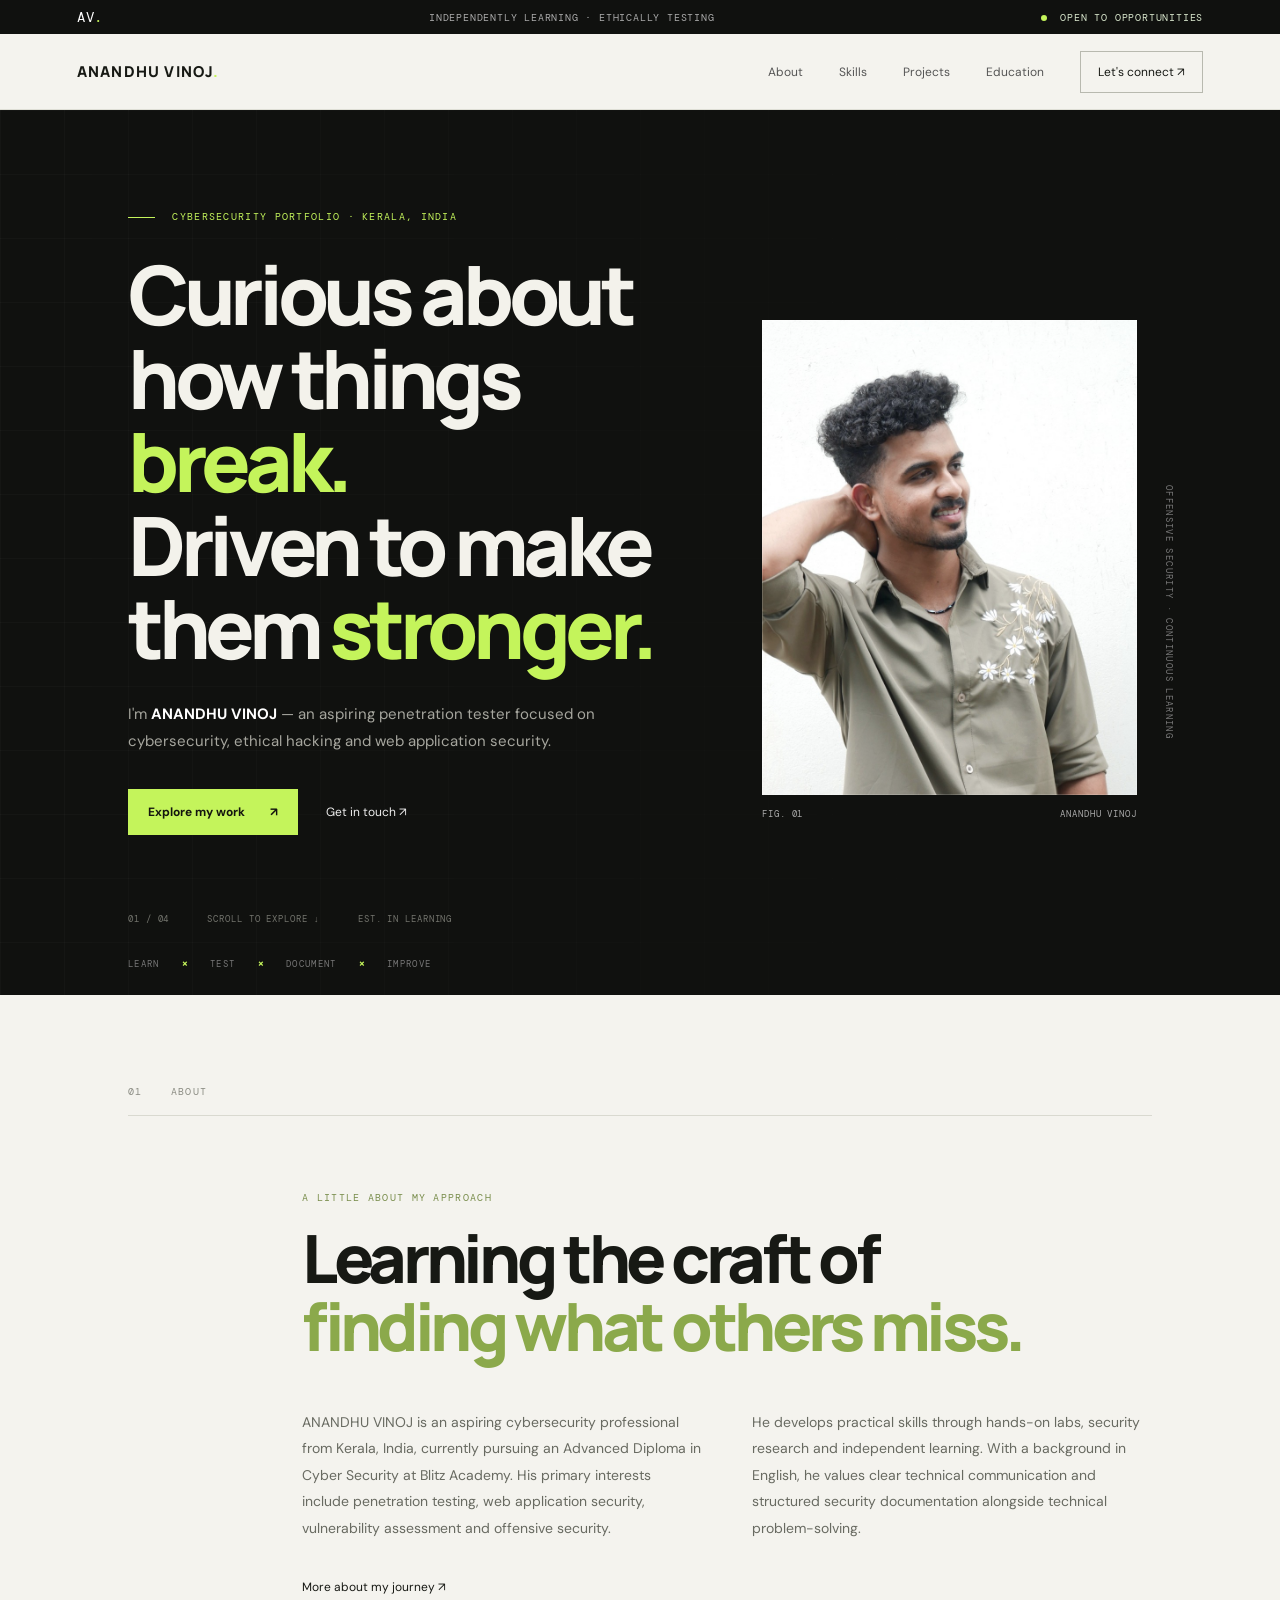
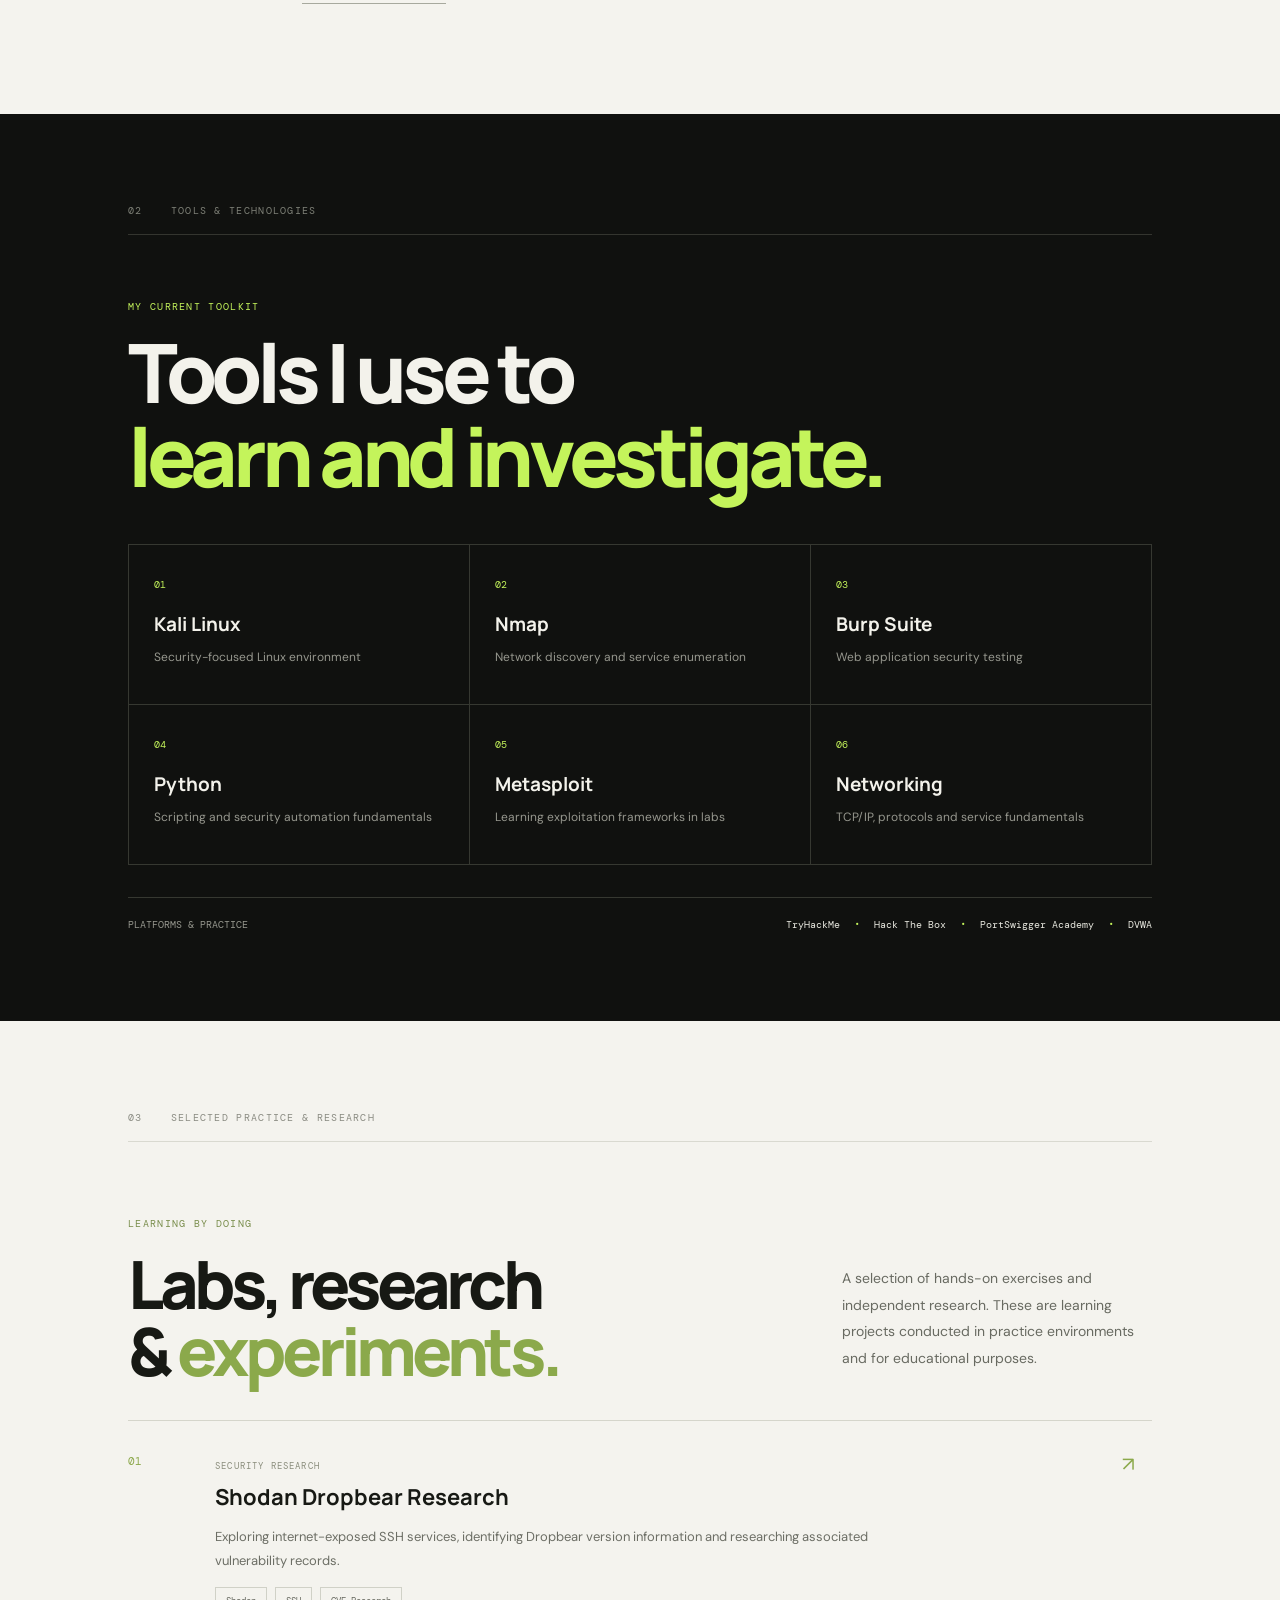
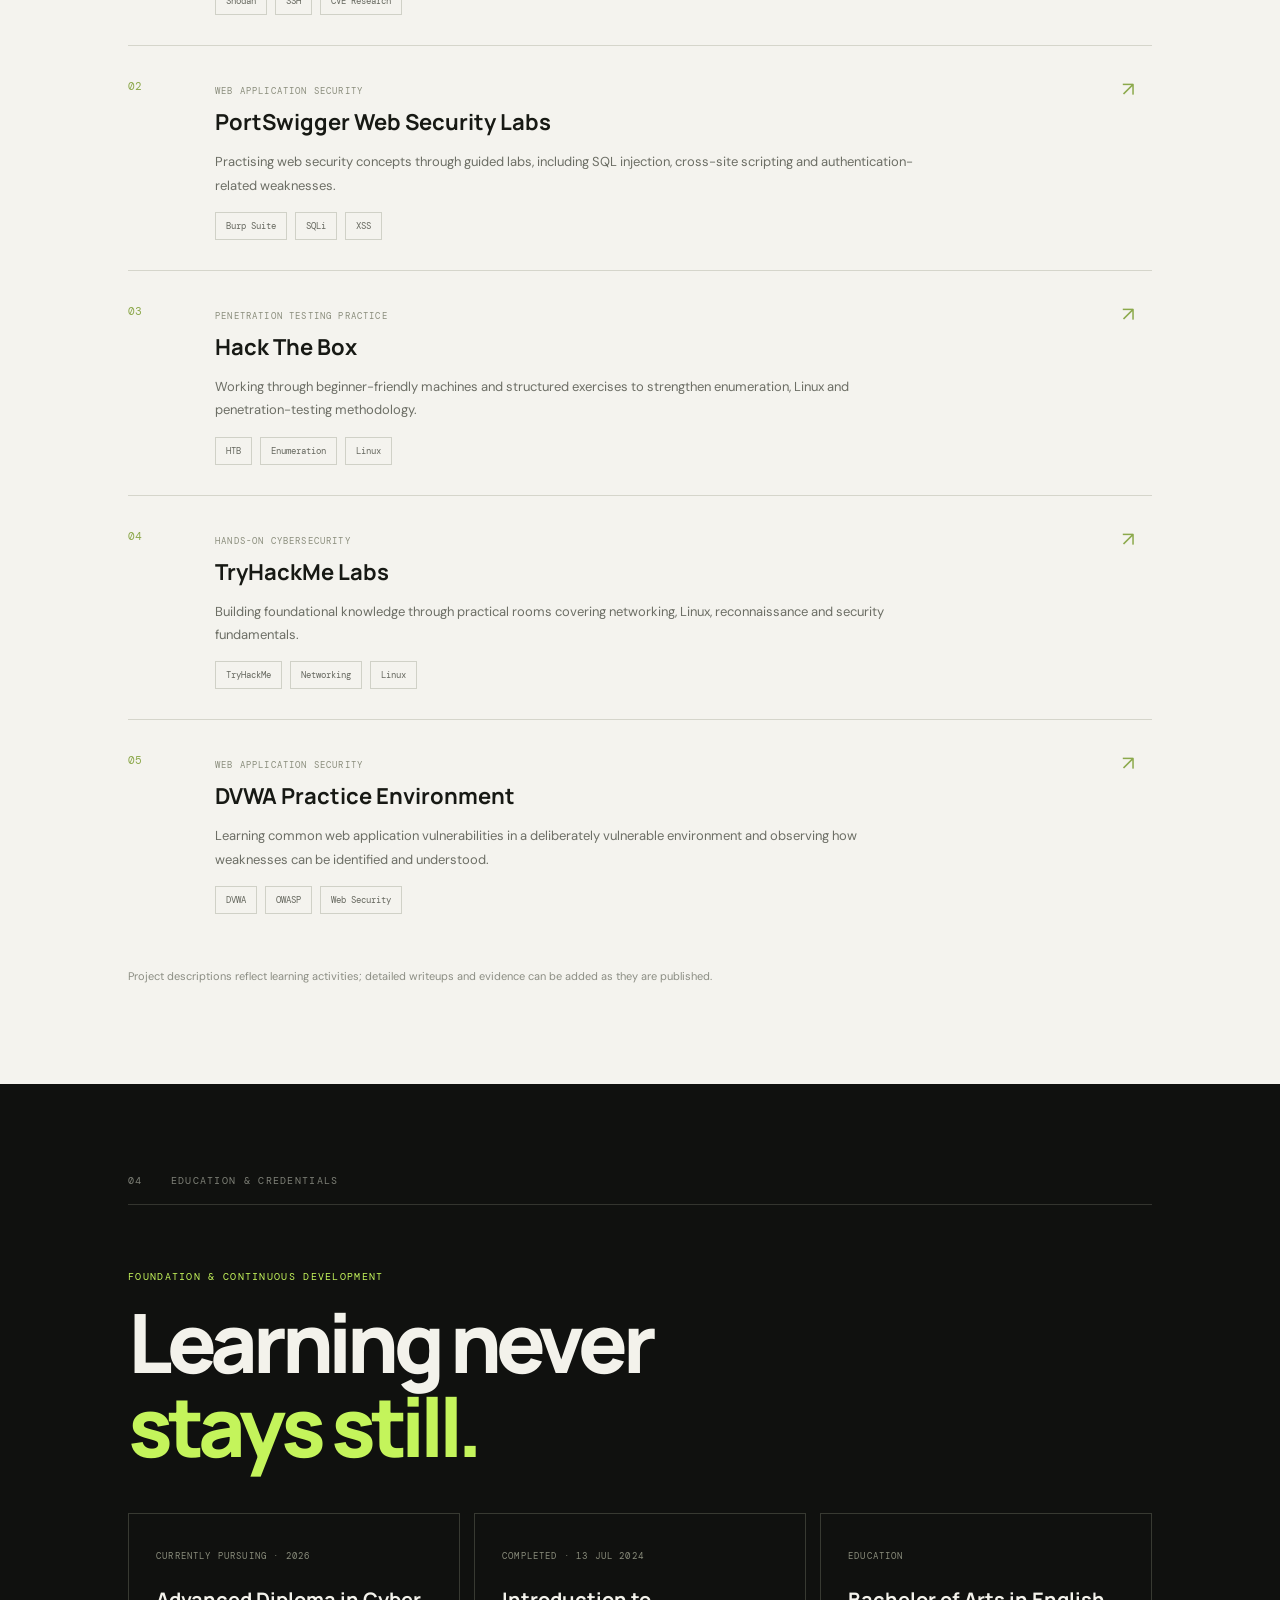
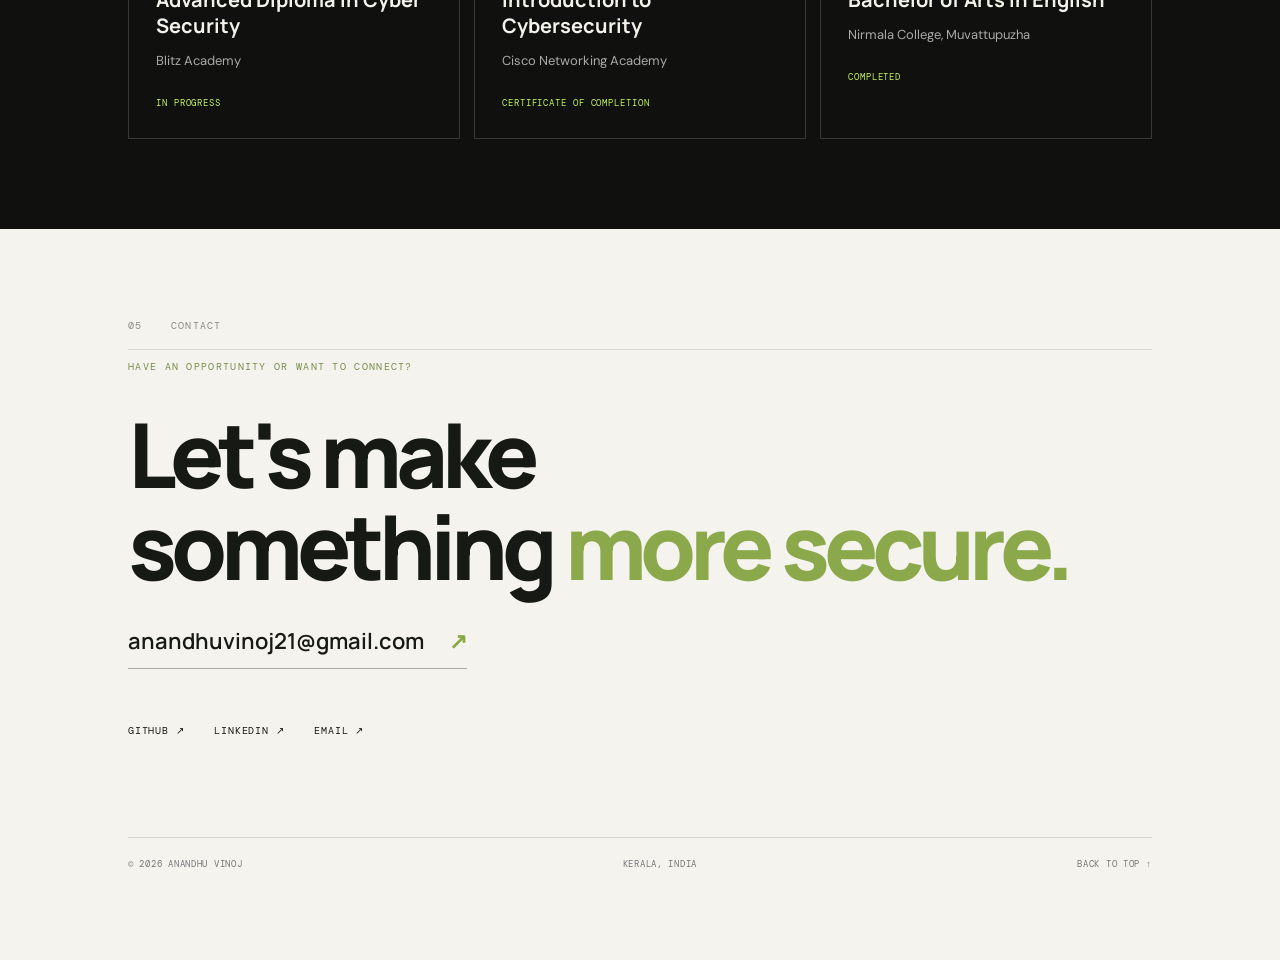
<file: anandhu-portfolio/index.html>
<!DOCTYPE html>
<html lang="en">
<head>
  <meta charset="UTF-8">
  <meta name="viewport" content="width=device-width, initial-scale=1.0">
  <meta name="description" content="ANANDHU VINOJ — aspiring penetration tester focused on cybersecurity and web application security.">
  <meta name="theme-color" content="#10110f">
  <title>ANANDHU VINOJ — Cybersecurity Portfolio</title>
  <link rel="preconnect" href="https://fonts.googleapis.com">
  <link rel="preconnect" href="https://fonts.gstatic.com" crossorigin>
  <link href="https://fonts.googleapis.com/css2?family=DM+Mono:wght@400;500&family=DM+Sans:wght@400;500;600;700&family=Manrope:wght@400;500;600;700;800&display=swap" rel="stylesheet">
  <link rel="stylesheet" href="style.css">
</head>
<body>
  <div class="topline"><span>AV<span class="dot">.</span></span><span class="topline-note">INDEPENDENTLY LEARNING · ETHICALLY TESTING</span><span class="availability"><i></i> OPEN TO OPPORTUNITIES</span></div>
  <header class="nav-wrap">
    <a class="brand" href="#home">ANANDHU VINOJ<span class="dot">.</span></a>
    <button class="menu-toggle" aria-label="Toggle navigation" aria-expanded="false">☰</button>
    <nav id="nav">
      <a href="#about">About</a><a href="#skills">Skills</a><a href="#work">Projects</a><a href="#education">Education</a><a href="#contact" class="nav-contact">Let's connect ↗</a>
    </nav>
  </header>

  <main>
    <section class="hero dark" id="home">
      <div class="hero-grid"></div>
      <div class="hero-copy">
        <p class="eyebrow"><span class="eyebrow-line"></span> CYBERSECURITY PORTFOLIO · KERALA, INDIA</p>
        <h1>Curious about<br>how things <em>break.</em><br>Driven to make<br>them <em>stronger.</em></h1>
        <p class="hero-sub">I'm <strong>ANANDHU VINOJ</strong> — an aspiring penetration tester focused on cybersecurity, ethical hacking and web application security.</p>
        <div class="hero-actions"><a class="button lime" href="#work">Explore my work <span>↗</span></a><a class="text-link" href="#contact">Get in touch <span>↗</span></a></div>
        <div class="hero-meta"><span>01 / 04</span><span>SCROLL TO EXPLORE ↓</span><span>EST. IN LEARNING</span></div>
      </div>
      <div class="hero-visual">
        <div class="portrait-frame"><img src="assets/anandhu-portrait.jpg" alt="Portrait of Anandhu Vinoj"></div>
        <div class="portrait-index">FIG. 01 <span>ANANDHU VINOJ</span></div>
        <div class="vertical-note">OFFENSIVE SECURITY · CONTINUOUS LEARNING</div>
      </div>
      <div class="hero-bottomline"><span>LEARN</span><b>×</b><span>TEST</span><b>×</b><span>DOCUMENT</span><b>×</b><span>IMPROVE</span></div>
    </section>

    <section class="intro light" id="about">
      <div class="section-kicker"><span>01</span><span>ABOUT</span></div>
      <div class="intro-content">
        <p class="eyebrow dark-eyebrow">A LITTLE ABOUT MY APPROACH</p>
        <h2>Learning the craft of<br><span>finding what others miss.</span></h2>
        <div class="intro-columns">
          <p>ANANDHU VINOJ is an aspiring cybersecurity professional from Kerala, India, currently pursuing an Advanced Diploma in Cyber Security at Blitz Academy. His primary interests include penetration testing, web application security, vulnerability assessment and offensive security.</p>
          <p>He develops practical skills through hands-on labs, security research and independent learning. With a background in English, he values clear technical communication and structured security documentation alongside technical problem-solving.</p>
        </div>
        <a class="under-link" href="#contact">More about my journey <span>↗</span></a>
      </div>
    </section>

    <section class="skills dark" id="skills">
      <div class="section-kicker"><span>02</span><span>TOOLS & TECHNOLOGIES</span></div>
      <div class="section-heading"><p class="eyebrow">MY CURRENT TOOLKIT</p><h2>Tools I use to<br><em>learn and investigate.</em></h2></div>
      <div class="tool-grid">
        <div class="tool"><span class="tool-no">01</span><h3>Kali Linux</h3><p>Security-focused Linux environment</p></div>
        <div class="tool"><span class="tool-no">02</span><h3>Nmap</h3><p>Network discovery and service enumeration</p></div>
        <div class="tool"><span class="tool-no">03</span><h3>Burp Suite</h3><p>Web application security testing</p></div>
        <div class="tool"><span class="tool-no">04</span><h3>Python</h3><p>Scripting and security automation fundamentals</p></div>
        <div class="tool"><span class="tool-no">05</span><h3>Metasploit</h3><p>Learning exploitation frameworks in labs</p></div>
        <div class="tool"><span class="tool-no">06</span><h3>Networking</h3><p>TCP/IP, protocols and service fundamentals</p></div>
      </div>
      <div class="platform-row"><span>PLATFORMS & PRACTICE</span><p>TryHackMe <b>·</b> Hack The Box <b>·</b> PortSwigger Academy <b>·</b> DVWA</p></div>
    </section>

    <section class="work light" id="work">
      <div class="section-kicker"><span>03</span><span>SELECTED PRACTICE & RESEARCH</span></div>
      <div class="work-heading"><div><p class="eyebrow dark-eyebrow">LEARNING BY DOING</p><h2>Labs, research<br>& <span>experiments.</span></h2></div><p class="work-intro">A selection of hands-on exercises and independent research. These are learning projects conducted in practice environments and for educational purposes.</p></div>
      <div class="project-list">
        <article class="project"><div class="project-number">01</div><div class="project-main"><p class="project-type">SECURITY RESEARCH</p><h3>Shodan Dropbear Research</h3><p>Exploring internet-exposed SSH services, identifying Dropbear version information and researching associated vulnerability records.</p><div class="tags"><span>Shodan</span><span>SSH</span><span>CVE Research</span></div></div><span class="project-arrow">↗</span></article>
        <article class="project"><div class="project-number">02</div><div class="project-main"><p class="project-type">WEB APPLICATION SECURITY</p><h3>PortSwigger Web Security Labs</h3><p>Practising web security concepts through guided labs, including SQL injection, cross-site scripting and authentication-related weaknesses.</p><div class="tags"><span>Burp Suite</span><span>SQLi</span><span>XSS</span></div></div><span class="project-arrow">↗</span></article>
        <article class="project"><div class="project-number">03</div><div class="project-main"><p class="project-type">PENETRATION TESTING PRACTICE</p><h3>Hack The Box</h3><p>Working through beginner-friendly machines and structured exercises to strengthen enumeration, Linux and penetration-testing methodology.</p><div class="tags"><span>HTB</span><span>Enumeration</span><span>Linux</span></div></div><span class="project-arrow">↗</span></article>
        <article class="project"><div class="project-number">04</div><div class="project-main"><p class="project-type">HANDS-ON CYBERSECURITY</p><h3>TryHackMe Labs</h3><p>Building foundational knowledge through practical rooms covering networking, Linux, reconnaissance and security fundamentals.</p><div class="tags"><span>TryHackMe</span><span>Networking</span><span>Linux</span></div></div><span class="project-arrow">↗</span></article>
        <article class="project"><div class="project-number">05</div><div class="project-main"><p class="project-type">WEB APPLICATION SECURITY</p><h3>DVWA Practice Environment</h3><p>Learning common web application vulnerabilities in a deliberately vulnerable environment and observing how weaknesses can be identified and understood.</p><div class="tags"><span>DVWA</span><span>OWASP</span><span>Web Security</span></div></div><span class="project-arrow">↗</span></article>
      </div>
      <p class="note">Project descriptions reflect learning activities; detailed writeups and evidence can be added as they are published.</p>
    </section>

    <section class="education dark" id="education">
      <div class="section-kicker"><span>04</span><span>EDUCATION & CREDENTIALS</span></div>
      <div class="section-heading"><p class="eyebrow">FOUNDATION & CONTINUOUS DEVELOPMENT</p><h2>Learning never<br><em>stays still.</em></h2></div>
      <div class="education-grid">
        <article class="education-card"><p class="project-type">CURRENTLY PURSUING · 2026</p><h3>Advanced Diploma in Cyber Security</h3><p>Blitz Academy</p><span class="status">IN PROGRESS</span></article>
        <article class="education-card"><p class="project-type">COMPLETED · 13 JUL 2024</p><h3>Introduction to Cybersecurity</h3><p>Cisco Networking Academy</p><span class="status">CERTIFICATE OF COMPLETION</span></article>
        <article class="education-card"><p class="project-type">EDUCATION</p><h3>Bachelor of Arts in English</h3><p>Nirmala College, Muvattupuzha</p><span class="status">COMPLETED</span></article>
      </div>
    </section>

    <section class="contact light" id="contact">
      <div class="section-kicker"><span>05</span><span>CONTACT</span></div>
      <p class="eyebrow dark-eyebrow">HAVE AN OPPORTUNITY OR WANT TO CONNECT?</p>
      <h2>Let's make<br>something <span>more secure.</span></h2>
      <a class="email-link" href="mailto:anandhuvinoj21@gmail.com">anandhuvinoj21@gmail.com <span>↗</span></a>
      <div class="socials"><a href="https://github.com/anandhuvinoj" target="_blank" rel="noopener">GITHUB ↗</a><a href="https://www.linkedin.com/in/anandhu-vinoj-553aa343b/" target="_blank" rel="noopener">LINKEDIN ↗</a><a href="mailto:anandhuvinoj21@gmail.com">EMAIL ↗</a></div>
      <div class="footer"><span>© <span id="year"></span> ANANDHU VINOJ</span><span>KERALA, INDIA</span><a href="#home">BACK TO TOP ↑</a></div>
    </section>
  </main>
  <script src="script.js"></script>
</body>
</html>
</file>
<file: anandhu-portfolio/style.css>
*{box-sizing:border-box}html{scroll-behavior:smooth}body{margin:0;font-family:"DM Sans",sans-serif;color:#171914;background:#f4f3ee}a{color:inherit;text-decoration:none}.dot{color:#c4f45b}.topline{height:34px;padding:0 6vw;background:#10110f;color:#aaa;font:10px "DM Mono",monospace;display:flex;align-items:center;justify-content:space-between;letter-spacing:.08em}.topline>span:first-child{font-size:14px;color:#fff}.availability{color:#d9e7cd}.availability i{display:inline-block;width:6px;height:6px;border-radius:50%;background:#c4f45b;margin-right:7px}.nav-wrap{height:76px;padding:0 6vw;display:flex;align-items:center;justify-content:space-between;background:#f4f3ee;position:sticky;top:0;z-index:20;border-bottom:1px solid #deded5}.brand{font:800 15px Manrope,sans-serif;letter-spacing:.08em}.nav-wrap nav{display:flex;gap:36px;align-items:center;font-size:12px}.nav-wrap nav a{color:#555}.nav-wrap nav a:hover,.text-link:hover,.under-link:hover{color:#729b22}.nav-wrap nav .nav-contact{padding:12px 17px;border:1px solid #b8b9af;color:#171914}.menu-toggle{display:none;background:none;border:0;font-size:22px}.dark{background:#10110f;color:#f3f2eb}.light{background:#f4f3ee;color:#171914}.hero{min-height:690px;padding:90px 10vw 70px;position:relative;display:grid;grid-template-columns:1.15fr .85fr;align-items:center;overflow:hidden}.hero-grid{position:absolute;inset:0;background-image:linear-gradient(rgba(255,255,255,.025) 1px,transparent 1px),linear-gradient(90deg,rgba(255,255,255,.025) 1px,transparent 1px);background-size:64px 64px;mask-image:linear-gradient(90deg,black,transparent 85%)}.hero-copy,.hero-visual{position:relative;z-index:1}.eyebrow,.section-kicker,.project-type{font:10px "DM Mono",monospace;letter-spacing:.13em}.eyebrow{color:#c4f45b}.eyebrow-line{display:inline-block;width:27px;height:1px;background:#c4f45b;vertical-align:middle;margin-right:10px}.hero h1,.section-heading h2,.intro h2,.work h2,.contact h2{font:800 clamp(46px,6.4vw,86px)/1.02 Manrope,sans-serif;letter-spacing:-.065em;margin:30px 0}.hero h1 em,.section-heading h2 em{font-style:normal;color:#c4f45b}.hero-sub{max-width:490px;color:#a6a69e;font-size:15px;line-height:1.8}.hero-sub strong{color:#fff}.hero-actions{display:flex;align-items:center;gap:28px;margin-top:34px}.button{padding:15px 20px;font-size:12px;font-weight:700;display:inline-flex;gap:25px;align-items:center}.lime{background:#c4f45b;color:#14150f}.text-link{font-size:12px;color:#eee}.hero-meta{display:flex;gap:38px;margin-top:78px;font:9px "DM Mono",monospace;color:#73746d;letter-spacing:.1em}.hero-visual{justify-self:end;width:min(100%,390px);padding:15px 15px 0 0}.portrait-frame{height:475px;overflow:hidden;background:#292a25;position:relative}.portrait-frame:after{content:"";position:absolute;inset:0;border:1px solid rgba(255,255,255,.16);pointer-events:none}.portrait-frame img{width:100%;height:100%;object-fit:cover;object-position:center 30%;filter:saturate(.86)}.portrait-index{display:flex;justify-content:space-between;padding-top:13px;font:9px "DM Mono",monospace;color:#aaa;letter-spacing:.1em}.vertical-note{position:absolute;right:-23px;top:35%;writing-mode:vertical-rl;font:9px "DM Mono",monospace;letter-spacing:.15em;color:#777}.hero-bottomline{position:absolute;bottom:25px;left:10vw;right:10vw;display:flex;gap:22px;align-items:center;font:9px "DM Mono",monospace;letter-spacing:.15em;color:#777}.hero-bottomline b{color:#c4f45b}.section-kicker{display:flex;gap:28px;color:#8a8b82;border-bottom:1px solid #d9d9d0;padding-bottom:17px}.dark .section-kicker{border-color:#34352f;color:#7e8077}.intro,.work,.contact{padding:90px 10vw}.intro-content{padding:65px 0 20px 17%;}.dark-eyebrow{color:#798d4c}.intro h2,.work h2,.contact h2{font-size:clamp(40px,5.2vw,68px);margin:20px 0 35px}.intro h2 span,.work h2 span,.contact h2 span{color:#8ba94b}.intro-columns{display:grid;grid-template-columns:1fr 1fr;gap:50px;max-width:850px}.intro-columns p,.work-intro{font-size:14px;line-height:1.9;color:#686a61}.under-link{display:inline-block;margin-top:24px;padding-bottom:8px;border-bottom:1px solid #a7a99e;font-size:12px}.skills,.education{padding:90px 10vw}.section-heading{margin:65px 0 45px}.section-heading h2{margin-top:18px}.tool-grid{display:grid;grid-template-columns:repeat(3,1fr);border-top:1px solid #363831;border-left:1px solid #363831}.tool{padding:27px 25px;min-height:150px;border-right:1px solid #363831;border-bottom:1px solid #363831}.tool-no{font:10px "DM Mono",monospace;color:#c4f45b}.tool h3{font:700 19px Manrope;margin:18px 0 7px}.tool p{font-size:12px;color:#96978e}.platform-row{margin-top:32px;display:flex;justify-content:space-between;gap:20px;border-top:1px solid #363831;padding-top:20px;font:10px "DM Mono",monospace;color:#96978e}.platform-row p{margin:0;color:#e8e8df}.platform-row b{color:#c4f45b;margin:0 8px}.work-heading{display:flex;justify-content:space-between;align-items:end;margin:65px 0 35px}.work-heading h2{margin-bottom:0}.work-intro{max-width:310px}.project{display:grid;grid-template-columns:65px 1fr 30px;gap:22px;padding:30px 0;border-top:1px solid #d5d5cb;align-items:start}.project-number{font:11px "DM Mono",monospace;color:#8ca84b;padding-top:3px}.project-type{color:#8a8d7c;font-size:9px}.project h3{font:700 22px Manrope;margin:10px 0}.project-main>p:not(.project-type){font-size:13px;line-height:1.8;color:#6c6e65;max-width:700px}.tags{display:flex;gap:8px;flex-wrap:wrap;margin-top:15px}.tags span{font:9px "DM Mono",monospace;padding:7px 10px;border:1px solid #d0d1c7;color:#66685f}.project-arrow{font-size:20px;color:#8ba94b}.note{font-size:11px;color:#8b8d83;margin-top:25px}.education-grid{display:grid;grid-template-columns:repeat(3,1fr);gap:14px}.education-card{border:1px solid #383a32;padding:27px;min-height:205px}.education-card h3{font:700 20px/1.3 Manrope;margin:25px 0 10px}.education-card>p:not(.project-type){color:#aaa;font-size:13px}.status{display:inline-block;margin-top:15px;color:#c4f45b;font:9px "DM Mono",monospace;letter-spacing:.1em}.contact h2{font-size:clamp(50px,7vw,90px);margin:35px 0}.email-link{font:600 clamp(16px,2vw,22px) Manrope;border-bottom:1px solid #aaa;padding-bottom:12px;display:inline-flex;gap:25px}.email-link span{color:#87a941}.socials{display:flex;gap:30px;margin-top:55px;font:10px "DM Mono",monospace;letter-spacing:.08em}.socials a:hover{color:#789b32}.footer{display:flex;justify-content:space-between;border-top:1px solid #d4d4ca;margin-top:100px;padding-top:20px;font:9px "DM Mono",monospace;color:#777;letter-spacing:.08em}
@media(max-width:800px){.topline{padding:0 5vw}.topline-note{display:none}.nav-wrap{padding:0 5vw;height:65px}.menu-toggle{display:block}.nav-wrap nav{display:none;position:absolute;top:65px;left:0;right:0;background:#f4f3ee;padding:25px 5vw;flex-direction:column;align-items:flex-start;gap:22px;border-bottom:1px solid #ddd}.nav-wrap nav.open{display:flex}.hero{padding:65px 7vw 75px;grid-template-columns:1fr;gap:45px}.hero h1{font-size:clamp(48px,12vw,76px)}.hero-visual{justify-self:center;width:min(80%,380px)}.portrait-frame{height:420px}.hero-meta{margin-top:45px;gap:15px;flex-wrap:wrap}.hero-bottomline{left:7vw;right:7vw;gap:10px;font-size:8px}.intro,.work,.contact,.skills,.education{padding:65px 7vw}.intro-content{padding:45px 0 10px}.intro-columns{grid-template-columns:1fr;gap:8px}.work-heading{display:block}.work-intro{margin-top:25px}.tool-grid{grid-template-columns:repeat(2,1fr)}.platform-row{display:block;line-height:2}.platform-row p{margin-top:10px}.education-grid{grid-template-columns:1fr}.education-card{min-height:160px}.footer{gap:15px;flex-wrap:wrap;margin-top:65px}.vertical-note{right:-18px}}
@media(max-width:460px){.hero{padding-top:50px}.portrait-frame{height:360px}.project{grid-template-columns:30px 1fr 20px;gap:12px}.project h3{font-size:18px}.tool{padding:20px 15px;min-height:140px}.tool h3{font-size:16px}.socials{gap:18px}.hero-bottomline{font-size:7px;gap:7px}}
</file>
